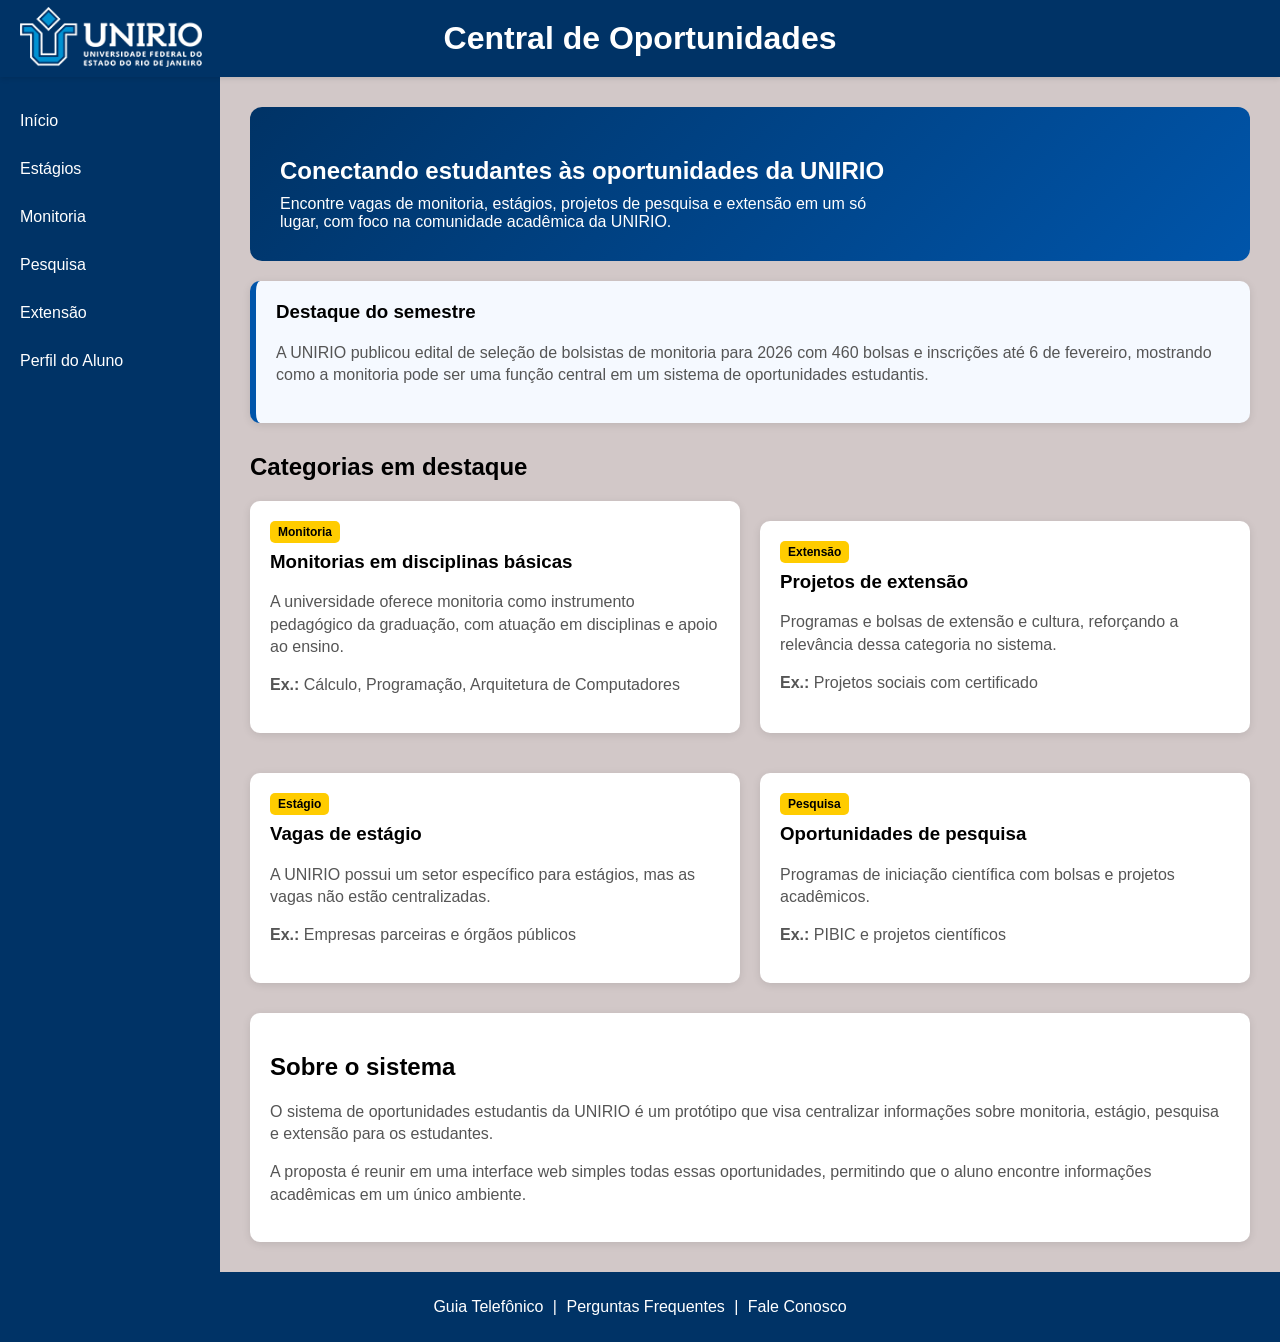
<file: index.html>
<!DOCTYPE html>
<html>
<head>
    <meta charset="utf-8">
    <meta name="viewport" content="width=device-width, initial-scale=1">
    <title>Central de Oportunidades</title>
    <link rel="stylesheet" href="css/style.css">
</head>

<body>

<header class="header">
    <div class="logo">
        <img src="assets/logo_unirio_branca.png" alt="Logo UNIRIO">
    </div>
    <div class="title">
        <h1>Central de Oportunidades</h1>
    </div>
</header>

<main class="main">
    <div class="layout">

        <!-- NAVBAR -->
        <nav class="nav-bar">
            <ul>
                <li><a href="index.html">Início</a></li>
                <li><a href="pages/estagio.html">Estágios</a></li>
                <li><a href="pages/monitoria.html">Monitoria</a></li>
                <li><a href="pages/pesquisa.html">Pesquisa</a></li>
                <li><a href="pages/extensao.html">Extensão</a></li>
                <li><a href="pages/perfil.html">Perfil do Aluno</a></li>
            </ul>
        </nav>

        <!-- CONTEÚDO -->
        <section class="content">
            <div class="container">

                <!-- HERO PRINCIPAL -->
                <div class="hero">
                    <h2>Conectando estudantes às oportunidades da UNIRIO</h2>
                    <p>
                        Encontre vagas de monitoria, estágios, projetos de pesquisa e extensão em um só lugar,
                        com foco na comunidade acadêmica da UNIRIO.
                    </p>
                </div>

                <!-- DESTAQUE -->
                <div class="card highlight">
                    <h3>Destaque do semestre</h3>
                    <p>
                        A UNIRIO publicou edital de seleção de bolsistas de monitoria para 2026 com 460 bolsas
                        e inscrições até 6 de fevereiro, mostrando como a monitoria pode ser uma função central
                        em um sistema de oportunidades estudantis.
                    </p>
                </div>

                <!-- CATEGORIAS -->
                <h2 style="margin-top: 30px;">Categorias em destaque</h2>

                <div class="cards-grid">

                    <div class="card">
                        <span class="badge">Monitoria</span>
                        <h3>Monitorias em disciplinas básicas</h3>
                        <p>
                            A universidade oferece monitoria como instrumento pedagógico da graduação,
                            com atuação em disciplinas e apoio ao ensino.
                        </p>
                        <p><strong>Ex.:</strong> Cálculo, Programação, Arquitetura de Computadores</p>
                    </div>

                    <div class="card">
                        <span class="badge">Extensão</span>
                        <h3>Projetos de extensão</h3>
                        <p>
                            Programas e bolsas de extensão e cultura, reforçando a relevância dessa categoria
                            no sistema.
                        </p>
                        <p><strong>Ex.:</strong> Projetos sociais com certificado</p>
                    </div>

                    <div class="card">
                        <span class="badge">Estágio</span>
                        <h3>Vagas de estágio</h3>
                        <p>
                            A UNIRIO possui um setor específico para estágios, mas as vagas não estão
                            centralizadas.
                        </p>
                        <p><strong>Ex.:</strong> Empresas parceiras e órgãos públicos</p>
                    </div>

                    <div class="card">
                        <span class="badge">Pesquisa</span>
                        <h3>Oportunidades de pesquisa</h3>
                        <p>
                            Programas de iniciação científica com bolsas e projetos acadêmicos.
                        </p>
                        <p><strong>Ex.:</strong> PIBIC e projetos científicos</p>
                    </div>

                </div>

                <!-- SOBRE -->
                <div class="card" style="margin-top: 30px;">
                    <h2>Sobre o sistema</h2>
                    <p>
                        O sistema de oportunidades estudantis da UNIRIO é um protótipo que visa centralizar
                        informações sobre monitoria, estágio, pesquisa e extensão para os estudantes.
                    </p>
                    <p>
                        A proposta é reunir em uma interface web simples todas essas oportunidades,
                        permitindo que o aluno encontre informações acadêmicas em um único ambiente.
                    </p>
                </div>

            </div>
        </section>

    </div>
</main>

<footer class="page-footer">
    <p>
        <a href="#">Guia Telefônico</a> |
        <a href="#">Perguntas Frequentes</a> |
        <a href="#">Fale Conosco</a>
    </p>
</footer>

</body>
</html>
</file>
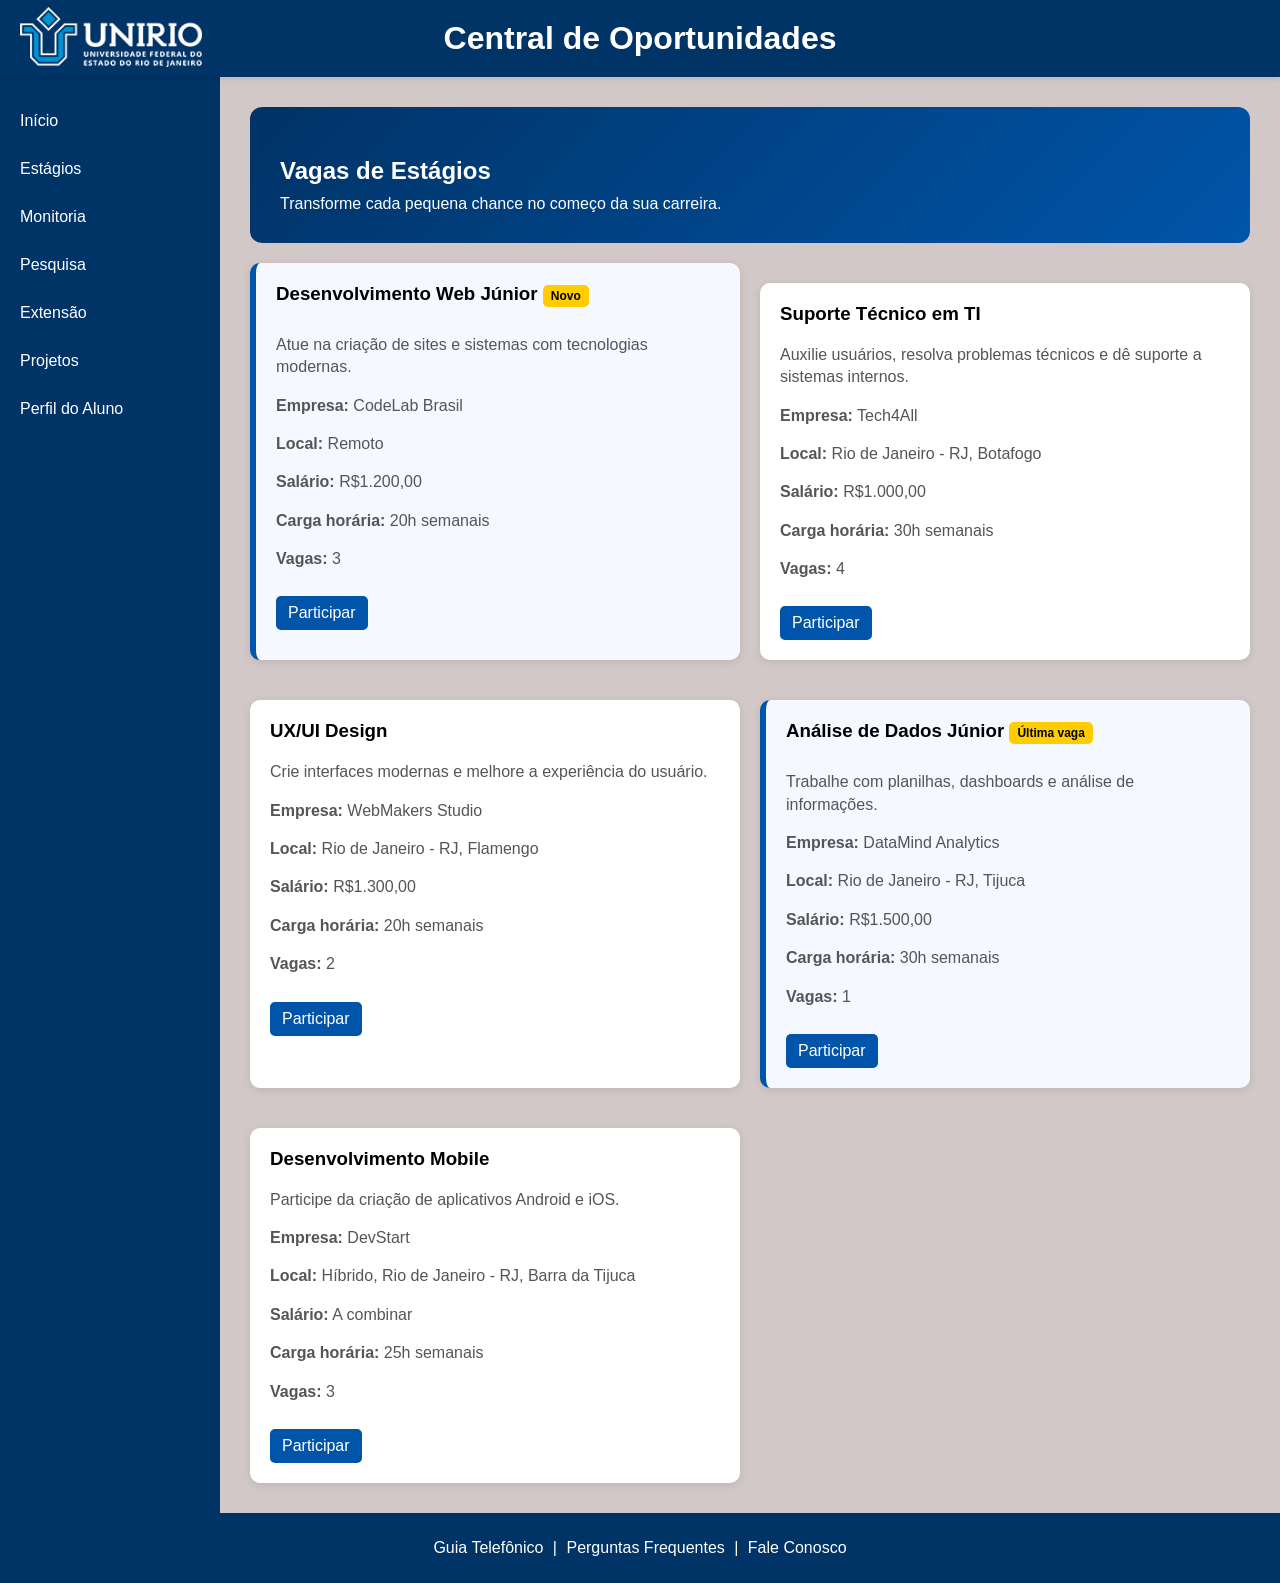
<file: pages/estagio.html>
<!DOCTYPE html>
<html lang="pt-BR">
<head>
    <meta charset="utf-8">
    <meta name="viewport" content="width=device-width, initial-scale=1">
    <title>Estágio</title>
    <link rel="stylesheet" href="../css/style.css">
</head>

<body>

<header class="header">
    <div class="logo">
        <img src="../assets/logo_unirio_branca.png" alt="Logo da UNIRIO">
    </div>
    <div class="title">
        <h1>Central de Oportunidades</h1>
    </div>
</header>

<main class="main">
    <div class="layout">

        <nav class="nav-bar">
            <ul>
                <li><a href="../index.html">Início</a></li>
                <li><a href="estagio.html">Estágios</a></li>
                <li><a href="monitoria.html">Monitoria</a></li>
                <li><a href="pesquisa.html">Pesquisa</a></li>
                <li><a href="extensao.html">Extensão</a></li>
                <li><a href="projetos.html">Projetos</a></li>
                <li><a href="perfil.html">Perfil do Aluno</a></li>
            </ul>
        </nav>

        <section class="content">
            <div class="container">

                <div class="hero">
                    <h2>Vagas de Estágios</h2>
                    <p>Transforme cada pequena chance no começo da sua carreira.</p>
                </div>

                <div class="cards-grid">

                    <div class="card highlight">
                        <h3>Desenvolvimento Web Júnior <span class="badge">Novo</span></h3>
                        <p>Atue na criação de sites e sistemas com tecnologias modernas.</p>
                        <p><strong>Empresa:</strong> CodeLab Brasil</p>
                        <p><strong>Local:</strong> Remoto</p>
                        <p><strong>Salário:</strong> R$1.200,00</p>
                        <p><strong>Carga horária:</strong> 20h semanais</p>
                        <p><strong>Vagas:</strong> 3</p>
                        <a href="#">Participar</a>
                    </div>

                    <div class="card">
                        <h3>Suporte Técnico em TI</h3>
                        <p>Auxilie usuários, resolva problemas técnicos e dê suporte a sistemas internos.</p>
                        <p><strong>Empresa:</strong> Tech4All</p>
                        <p><strong>Local:</strong> Rio de Janeiro - RJ, Botafogo</p>
                        <p><strong>Salário:</strong> R$1.000,00</p>
                        <p><strong>Carga horária:</strong> 30h semanais</p>
                        <p><strong>Vagas:</strong> 4</p>
                        <a href="#">Participar</a>
                    </div>

                    <div class="card">
                        <h3>UX/UI Design</h3>
                        <p>Crie interfaces modernas e melhore a experiência do usuário.</p>
                        <p><strong>Empresa:</strong> WebMakers Studio</p>
                        <p><strong>Local:</strong> Rio de Janeiro - RJ, Flamengo</p>
                        <p><strong>Salário:</strong> R$1.300,00</p>
                        <p><strong>Carga horária:</strong> 20h semanais</p>
                        <p><strong>Vagas:</strong> 2</p>
                        <a href="#">Participar</a>
                    </div>

                    <div class="card highlight">
                        <h3>Análise de Dados Júnior <span class="badge">Última vaga</span></h3>
                        <p>Trabalhe com planilhas, dashboards e análise de informações.</p>
                        <p><strong>Empresa:</strong> DataMind Analytics</p>
                        <p><strong>Local:</strong> Rio de Janeiro - RJ, Tijuca</p>
                        <p><strong>Salário:</strong> R$1.500,00</p>
                        <p><strong>Carga horária:</strong> 30h semanais</p>
                        <p><strong>Vagas:</strong> 1</p>
                        <a href="#">Participar</a>
                    </div>

                    <div class="card">
                        <h3>Desenvolvimento Mobile</h3>
                        <p>Participe da criação de aplicativos Android e iOS.</p>
                        <p><strong>Empresa:</strong> DevStart</p>
                        <p><strong>Local:</strong> Híbrido, Rio de Janeiro - RJ, Barra da Tijuca</p>
                        <p><strong>Salário:</strong> A combinar</p>
                        <p><strong>Carga horária:</strong> 25h semanais</p>
                        <p><strong>Vagas:</strong> 3</p>
                        <a href="#">Participar</a>
                    </div>

                </div>

            </div>
        </section>

    </div>
</main>

<footer class="page-footer">
    <p>
        <a href="#">Guia Telefônico</a> |
        <a href="#">Perguntas Frequentes</a> |
        <a href="#">Fale Conosco</a>
    </p>
</footer>

</body>
</html>
</file>
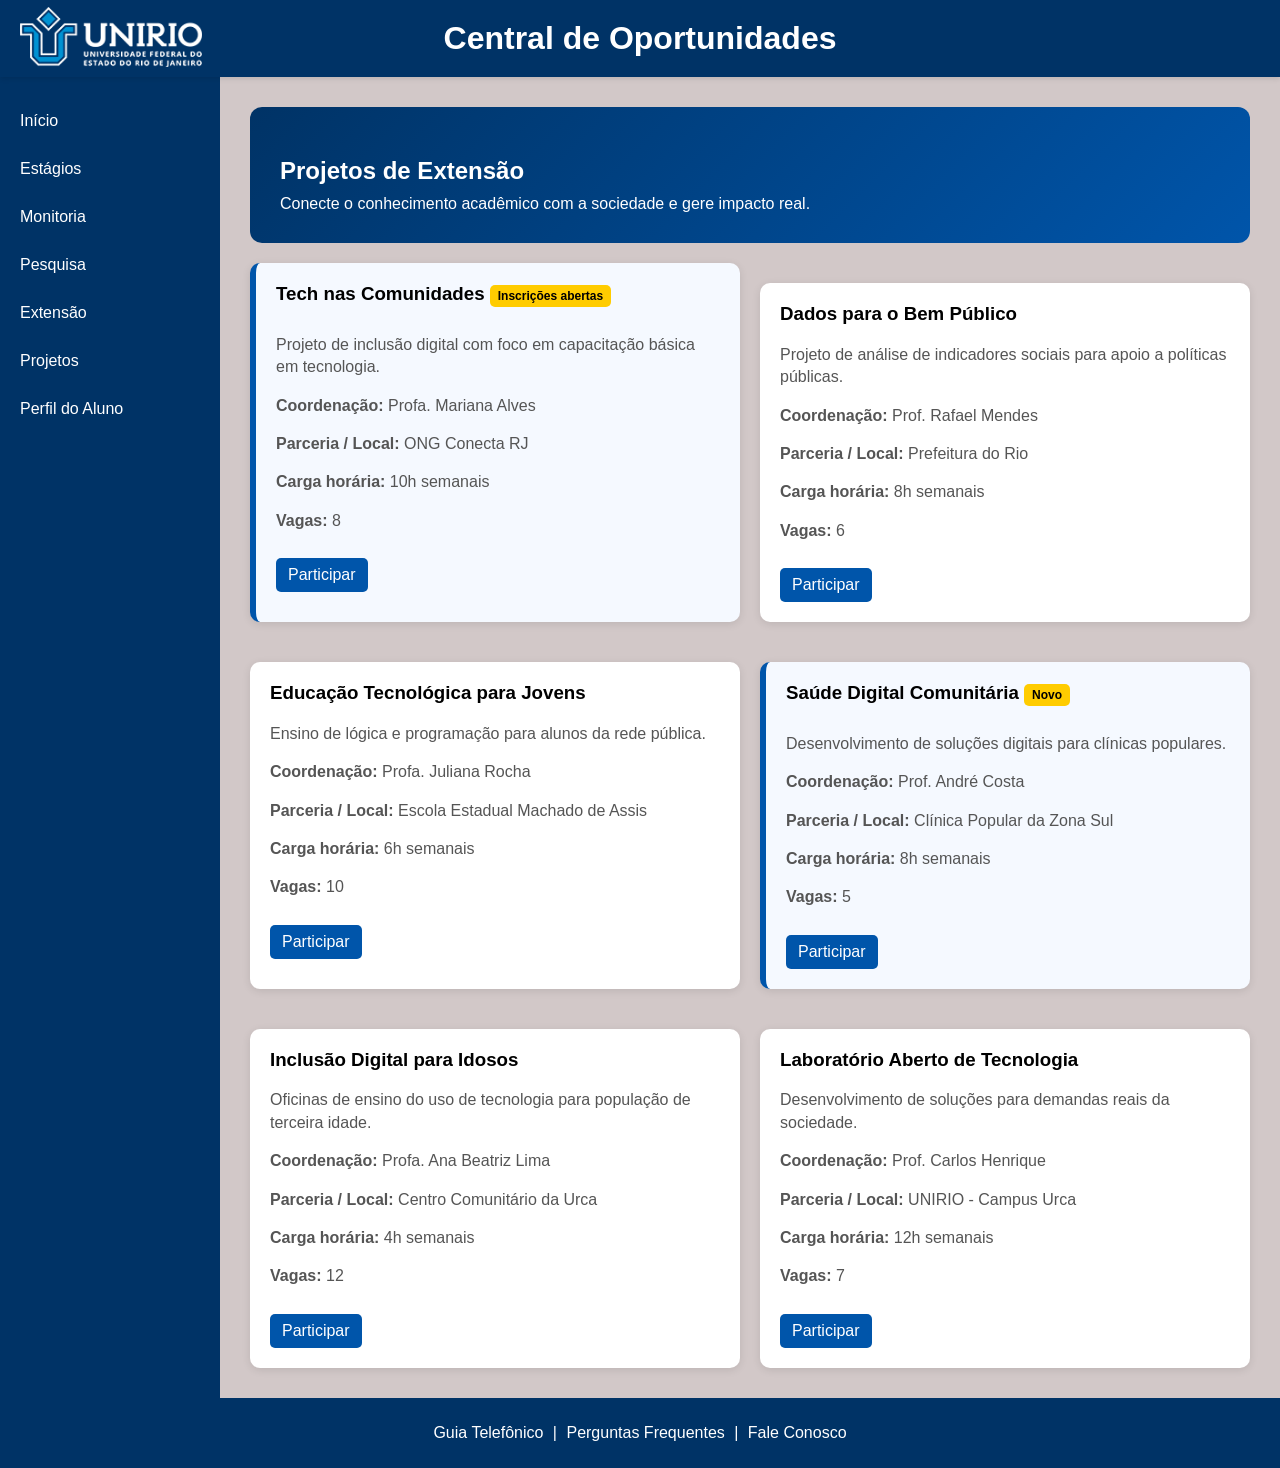
<file: pages/extensao.html>
<!DOCTYPE html>
<html lang="pt-BR">
<head>
    <meta charset="utf-8">
    <meta name="viewport" content="width=device-width, initial-scale=1">
    <title>Extensão</title>
    <link rel="stylesheet" href="../css/style.css">
</head>

<body>

<header class="header">
    <div class="logo">
        <img src="../assets/logo_unirio_branca.png" alt="Logo da UNIRIO">
    </div>
    <div class="title">
        <h1>Central de Oportunidades</h1>
    </div>
</header>

<main class="main">
    <div class="layout">

        <nav class="nav-bar">
            <ul>
                <li><a href="../index.html">Início</a></li>
                <li><a href="estagio.html">Estágios</a></li>
                <li><a href="monitoria.html">Monitoria</a></li>
                <li><a href="pesquisa.html">Pesquisa</a></li>
                <li><a href="extensao.html">Extensão</a></li>
                <li><a href="projetos.html">Projetos</a></li>
                <li><a href="perfil.html">Perfil do Aluno</a></li>
            </ul>
        </nav>

        <section class="content">
            <div class="container">

                <div class="hero">
                    <h2>Projetos de Extensão</h2>
                    <p>Conecte o conhecimento acadêmico com a sociedade e gere impacto real.</p>
                </div>

                <div class="cards-grid">

                    <div class="card highlight">
                        <h3>Tech nas Comunidades <span class="badge">Inscrições abertas</span></h3>
                        <p>Projeto de inclusão digital com foco em capacitação básica em tecnologia.</p>
                        <p><strong>Coordenação:</strong> Profa. Mariana Alves</p>
                        <p><strong>Parceria / Local:</strong> ONG Conecta RJ</p>
                        <p><strong>Carga horária:</strong> 10h semanais</p>
                        <p><strong>Vagas:</strong> 8</p>
                        <a href="#">Participar</a>
                    </div>

                    <div class="card">
                        <h3>Dados para o Bem Público</h3>
                        <p>Projeto de análise de indicadores sociais para apoio a políticas públicas.</p>
                        <p><strong>Coordenação:</strong> Prof. Rafael Mendes</p>
                        <p><strong>Parceria / Local:</strong> Prefeitura do Rio</p>
                        <p><strong>Carga horária:</strong> 8h semanais</p>
                        <p><strong>Vagas:</strong> 6</p>
                        <a href="#">Participar</a>
                    </div>

                    <div class="card">
                        <h3>Educação Tecnológica para Jovens</h3>
                        <p>Ensino de lógica e programação para alunos da rede pública.</p>
                        <p><strong>Coordenação:</strong> Profa. Juliana Rocha</p>
                        <p><strong>Parceria / Local:</strong> Escola Estadual Machado de Assis</p>
                        <p><strong>Carga horária:</strong> 6h semanais</p>
                        <p><strong>Vagas:</strong> 10</p>
                        <a href="#">Participar</a>
                    </div>

                    <div class="card highlight">
                        <h3>Saúde Digital Comunitária <span class="badge">Novo</span></h3>
                        <p>Desenvolvimento de soluções digitais para clínicas populares.</p>
                        <p><strong>Coordenação:</strong> Prof. André Costa</p>
                        <p><strong>Parceria / Local:</strong> Clínica Popular da Zona Sul</p>
                        <p><strong>Carga horária:</strong> 8h semanais</p>
                        <p><strong>Vagas:</strong> 5</p>
                        <a href="#">Participar</a>
                    </div>

                    <div class="card">
                        <h3>Inclusão Digital para Idosos</h3>
                        <p>Oficinas de ensino do uso de tecnologia para população de terceira idade.</p>
                        <p><strong>Coordenação:</strong> Profa. Ana Beatriz Lima</p>
                        <p><strong>Parceria / Local:</strong> Centro Comunitário da Urca</p>
                        <p><strong>Carga horária:</strong> 4h semanais</p>
                        <p><strong>Vagas:</strong> 12</p>
                        <a href="#">Participar</a>
                    </div>

                    <div class="card">
                        <h3>Laboratório Aberto de Tecnologia</h3>
                        <p>Desenvolvimento de soluções para demandas reais da sociedade.</p>
                        <p><strong>Coordenação:</strong> Prof. Carlos Henrique</p>
                        <p><strong>Parceria / Local:</strong> UNIRIO - Campus Urca</p>
                        <p><strong>Carga horária:</strong> 12h semanais</p>
                        <p><strong>Vagas:</strong> 7</p>
                        <a href="#">Participar</a>
                    </div>

                </div>

            </div>
        </section>

    </div>
</main>

<footer class="page-footer">
    <p>
        <a href="#">Guia Telefônico</a> |
        <a href="#">Perguntas Frequentes</a> |
        <a href="#">Fale Conosco</a>
    </p>
</footer>

</body>
</html>
</file>
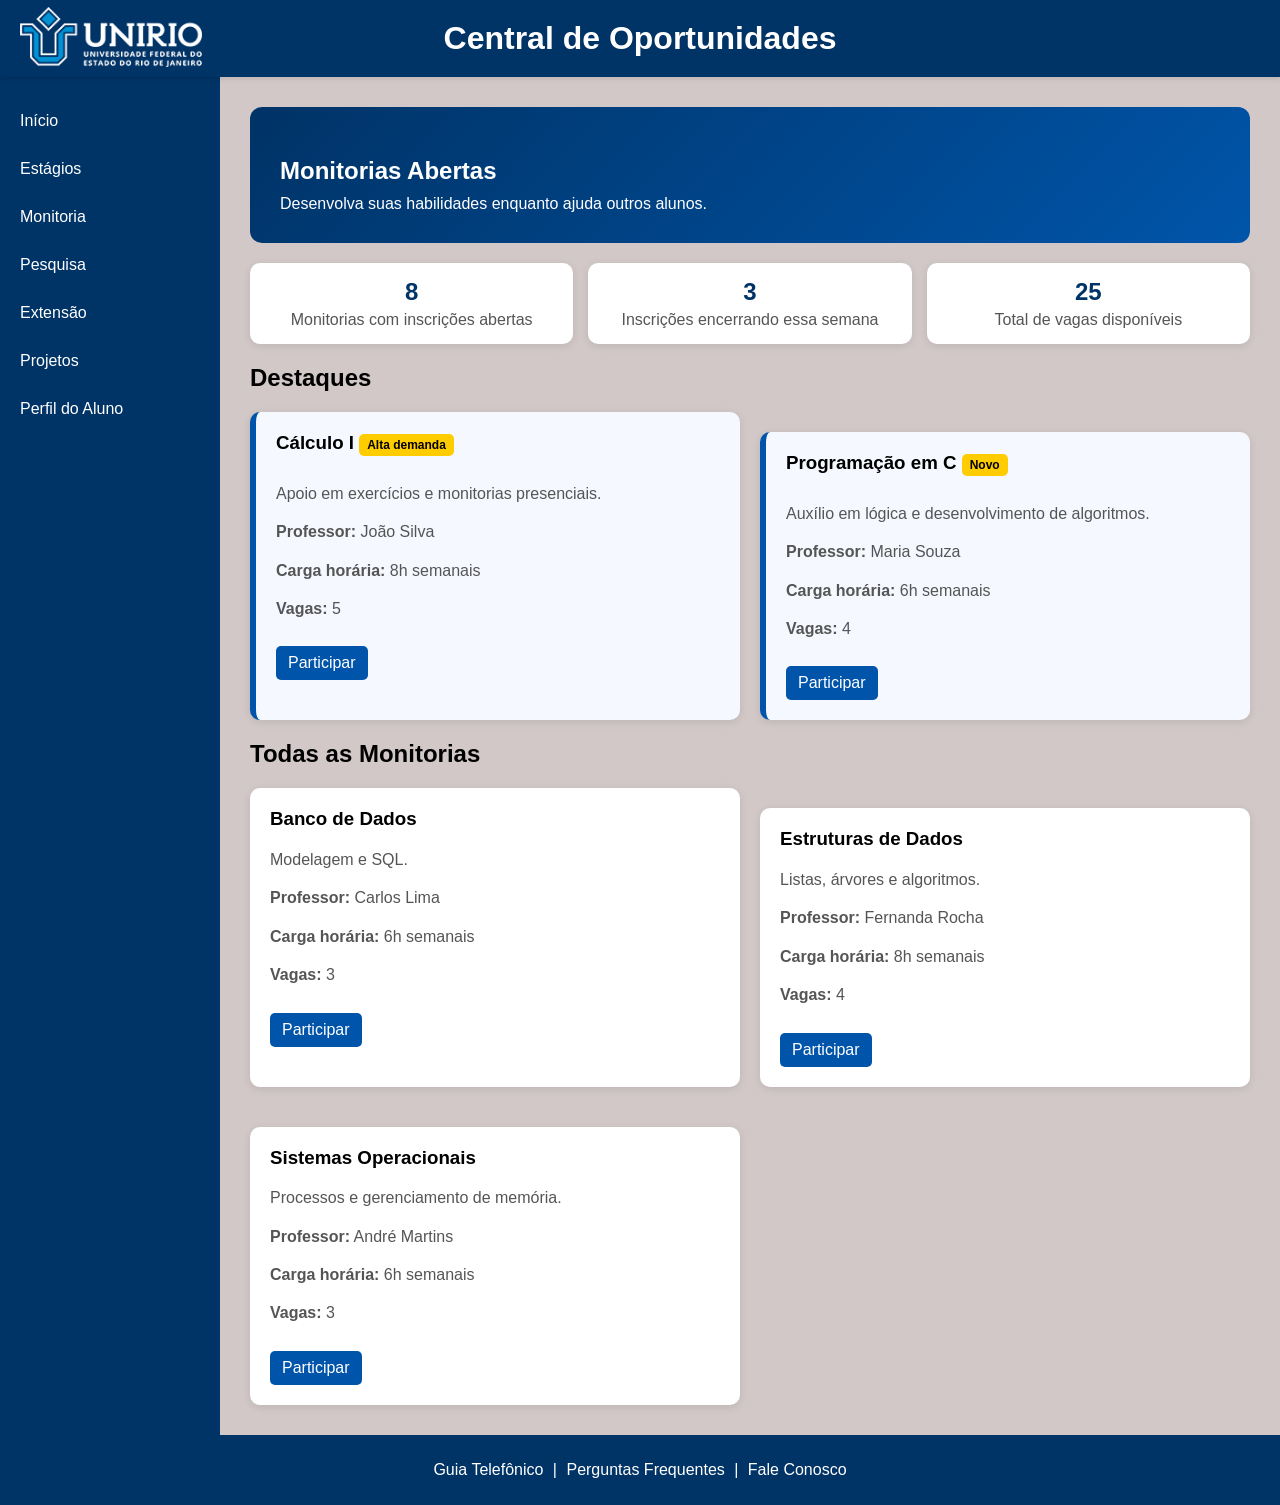
<file: pages/monitoria.html>
<!DOCTYPE html>
<html lang="pt-BR">
<head>
    <meta charset="utf-8">
    <meta name="viewport" content="width=device-width, initial-scale=1">
    <title>Monitoria</title>
    <link rel="stylesheet" href="../css/style.css">
</head>

<body>

<header class="header">
    <div class="logo">
        <img src="../assets/logo_unirio_branca.png" alt="Logo da UNIRIO">
    </div>
    <div class="title">
        <h1>Central de Oportunidades</h1>
    </div>
</header>

<main class="main">
    <div class="layout">

        <nav class="nav-bar">
            <ul>
                <li><a href="../index.html">Início</a></li>
                <li><a href="estagio.html">Estágios</a></li>
                <li><a href="monitoria.html">Monitoria</a></li>
                <li><a href="pesquisa.html">Pesquisa</a></li>
                <li><a href="extensao.html">Extensão</a></li>
                <li><a href="projetos.html">Projetos</a></li>
                <li><a href="perfil.html">Perfil do Aluno</a></li>
            </ul>
        </nav>

        <section class="content">
            <div class="container">

                <!-- HERO -->
                <div class="hero">
                    <h2>Monitorias Abertas</h2>
                    <p>Desenvolva suas habilidades enquanto ajuda outros alunos.</p>
                </div>

                <!-- STATS -->
                <div class="stats-grid">
                    <div class="stat-card">
                        <h3>8</h3>
                        <p>Monitorias com inscrições abertas</p>
                    </div>
                    <div class="stat-card">
                        <h3>3</h3>
                        <p>Inscrições encerrando essa semana</p>
                    </div>
                    <div class="stat-card">
                        <h3>25</h3>
                        <p>Total de vagas disponíveis</p>
                    </div>
                </div>

                <!-- DESTAQUES -->
                <h2>Destaques</h2>

                <div class="cards-grid">

                    <div class="card highlight">
                        <h3>Cálculo I <span class="badge">Alta demanda</span></h3>
                        <p>Apoio em exercícios e monitorias presenciais.</p>
                        <p><strong>Professor:</strong> João Silva</p>
                        <p><strong>Carga horária:</strong> 8h semanais</p>
                        <p><strong>Vagas:</strong> 5</p>
                        <a href="#">Participar</a>
                    </div>

                    <div class="card highlight">
                        <h3>Programação em C <span class="badge">Novo</span></h3>
                        <p>Auxílio em lógica e desenvolvimento de algoritmos.</p>
                        <p><strong>Professor:</strong> Maria Souza</p>
                        <p><strong>Carga horária:</strong> 6h semanais</p>
                        <p><strong>Vagas:</strong> 4</p>
                        <a href="#">Participar</a>
                    </div>

                </div>

                <!-- TODAS -->
                <h2>Todas as Monitorias</h2>

                <div class="cards-grid">

                    <div class="card">
                        <h3>Banco de Dados</h3>
                        <p>Modelagem e SQL.</p>
                        <p><strong>Professor:</strong> Carlos Lima</p>
                        <p><strong>Carga horária:</strong> 6h semanais</p>
                        <p><strong>Vagas:</strong> 3</p>
                        <a href="#">Participar</a>
                    </div>

                    <div class="card">
                        <h3>Estruturas de Dados</h3>
                        <p>Listas, árvores e algoritmos.</p>
                        <p><strong>Professor:</strong> Fernanda Rocha</p>
                        <p><strong>Carga horária:</strong> 8h semanais</p>
                        <p><strong>Vagas:</strong> 4</p>
                        <a href="#">Participar</a>
                    </div>

                    <div class="card">
                        <h3>Sistemas Operacionais</h3>
                        <p>Processos e gerenciamento de memória.</p>
                        <p><strong>Professor:</strong> André Martins</p>
                        <p><strong>Carga horária:</strong> 6h semanais</p>
                        <p><strong>Vagas:</strong> 3</p>
                        <a href="#">Participar</a>
                    </div>

                </div>

            </div>
        </section>

    </div>
</main>

<footer class="page-footer">
    <p>
        <a href="#">Guia Telefônico</a> |
        <a href="#">Perguntas Frequentes</a> |
        <a href="#">Fale Conosco</a>
    </p>
</footer>

</body>
</html>
</file>
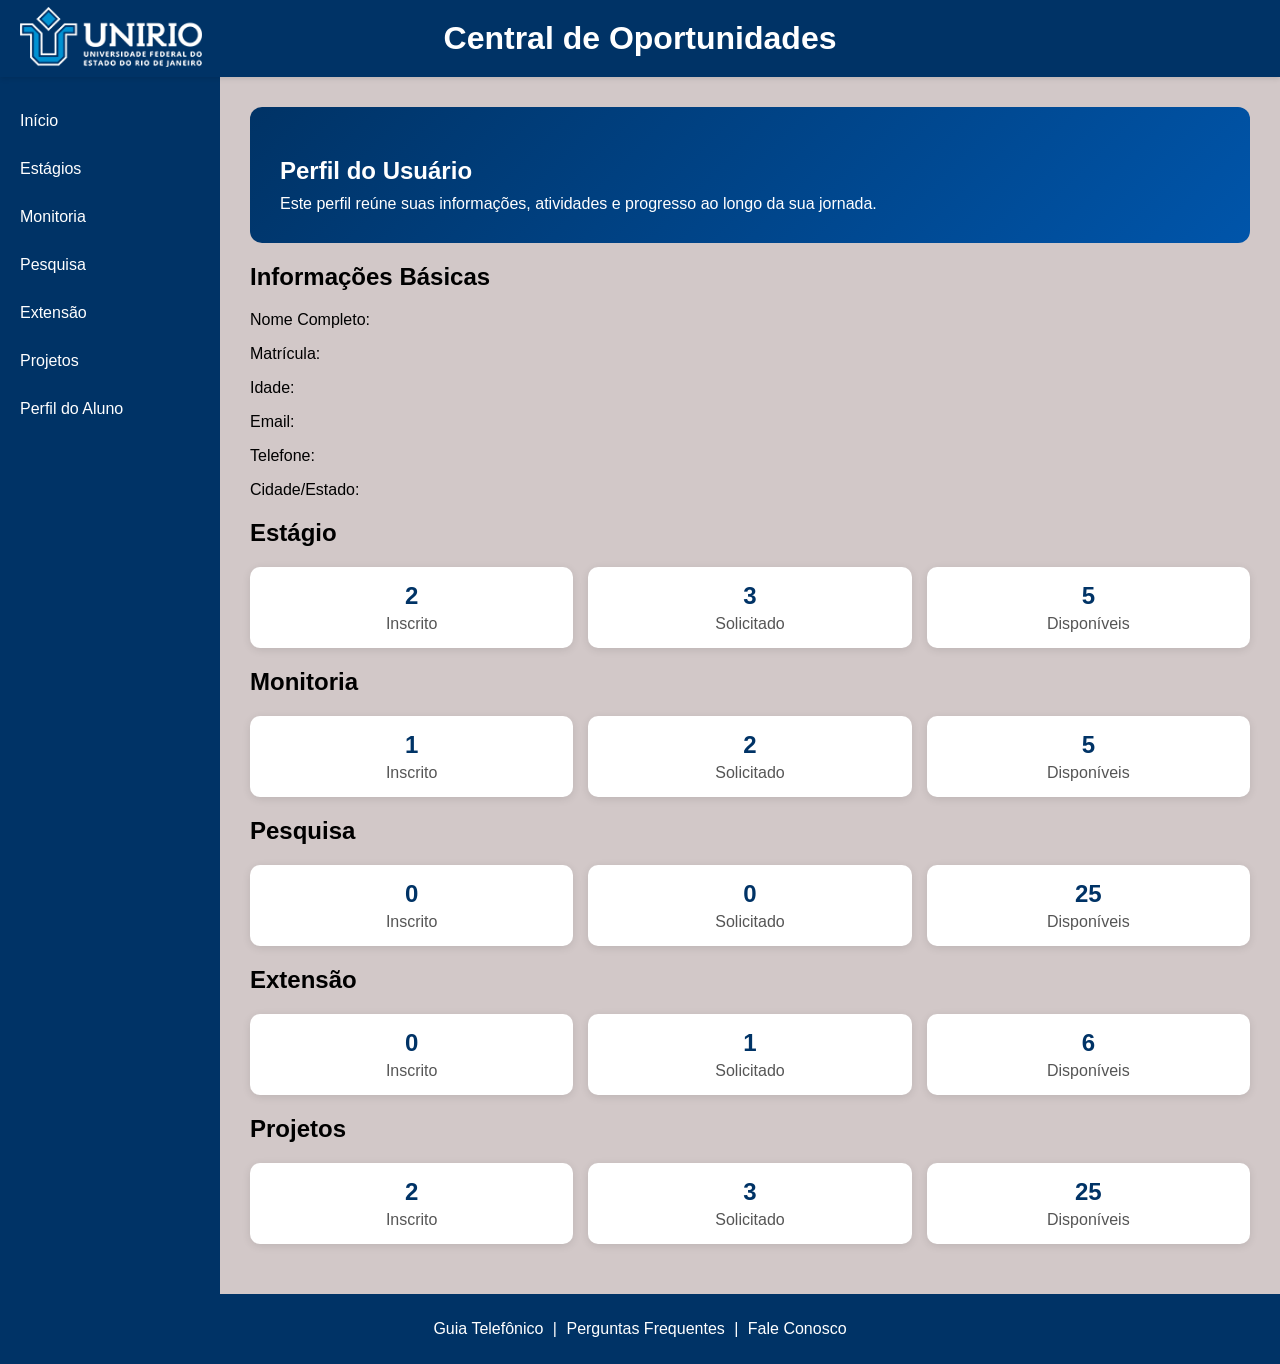
<file: pages/perfil.html>
<!DOCTYPE html>
<html lang="pt-BR">
<head>
    <meta charset="utf-8">
    <meta name="viewport" content="width=device-width, initial-scale=1">
    <title>Estágio</title>
    <link rel="stylesheet" href="../css/style.css">
</head>

<body>

<header class="header">
    <div class="logo">
        <img src="../assets/logo_unirio_branca.png" alt="Logo da UNIRIO">
    </div>
    <div class="title">
        <h1>Central de Oportunidades</h1>
    </div>
</header>

<main class="main">
    <div class="layout">

        <nav class="nav-bar">
            <ul>
                <li><a href="../index.html">Início</a></li>
                <li><a href="estagio.html">Estágios</a></li>
                <li><a href="monitoria.html">Monitoria</a></li>
                <li><a href="pesquisa.html">Pesquisa</a></li>
                <li><a href="extensao.html">Extensão</a></li>
                <li><a href="projetos.html">Projetos</a></li>
                <li><a href="perfil.html">Perfil do Aluno</a></li>
            </ul>
        </nav>

        <section class="content">
            <div class="container">

                <div class="hero">
                    <h2>Perfil do Usuário</h2>
                    <p>Este perfil reúne suas informações, atividades e progresso ao longo da sua jornada.</p>
                </div>

                <h2>Informações Básicas</h2>
                <p>Nome Completo: </p>
                <p>Matrícula: </p>
                <p>Idade: </p>
                <p>Email: </p>
                <p>Telefone: </p>
                <p>Cidade/Estado: </p>

                <h2>Estágio</h2>
                 <div class="stats-grid">
                    <div class="stat-card">
                        <h3>2</h3>
                        <p>Inscrito</p>
                    </div>
                    <div class="stat-card">
                        <h3>3</h3>
                        <p>Solicitado</p>
                    </div>
                    <div class="stat-card">
                        <h3>5</h3>
                        <p>Disponíveis</p>
                    </div>
                </div>

                <h2>Monitoria</h2>
                 <div class="stats-grid">
                    <div class="stat-card">
                        <h3>1</h3>
                        <p>Inscrito</p>
                    </div>
                    <div class="stat-card">
                        <h3>2</h3>
                        <p>Solicitado</p>
                    </div>
                    <div class="stat-card">
                        <h3>5</h3>
                        <p>Disponíveis</p>
                    </div>
                </div>

                <h2>Pesquisa</h2>
                 <div class="stats-grid">
                    <div class="stat-card">
                        <h3>0</h3>
                        <p>Inscrito</p>
                    </div>
                    <div class="stat-card">
                        <h3>0</h3>
                        <p>Solicitado</p>
                    </div>
                    <div class="stat-card">
                        <h3>25</h3>
                        <p>Disponíveis</p>
                    </div>
                </div>

                <h2>Extensão</h2>
                 <div class="stats-grid">
                    <div class="stat-card">
                        <h3>0</h3>
                        <p>Inscrito</p>
                    </div>
                    <div class="stat-card">
                        <h3>1</h3>
                        <p>Solicitado</p>
                    </div>
                    <div class="stat-card">
                        <h3>6</h3>
                        <p>Disponíveis</p>
                    </div>
                </div>

                <h2>Projetos</h2>
                 <div class="stats-grid">
                    <div class="stat-card">
                        <h3>2</h3>
                        <p>Inscrito</p>
                    </div>
                    <div class="stat-card">
                        <h3>3</h3>
                        <p>Solicitado</p>
                    </div>
                    <div class="stat-card">
                        <h3>25</h3>
                        <p>Disponíveis</p>
                    </div>
                </div>

            </div>
        </section>

    </div>
</main>

<footer class="page-footer">
    <p>
        <a href="#">Guia Telefônico</a> |
        <a href="#">Perguntas Frequentes</a> |
        <a href="#">Fale Conosco</a>
    </p>
</footer>

</body>
</html>
</file>
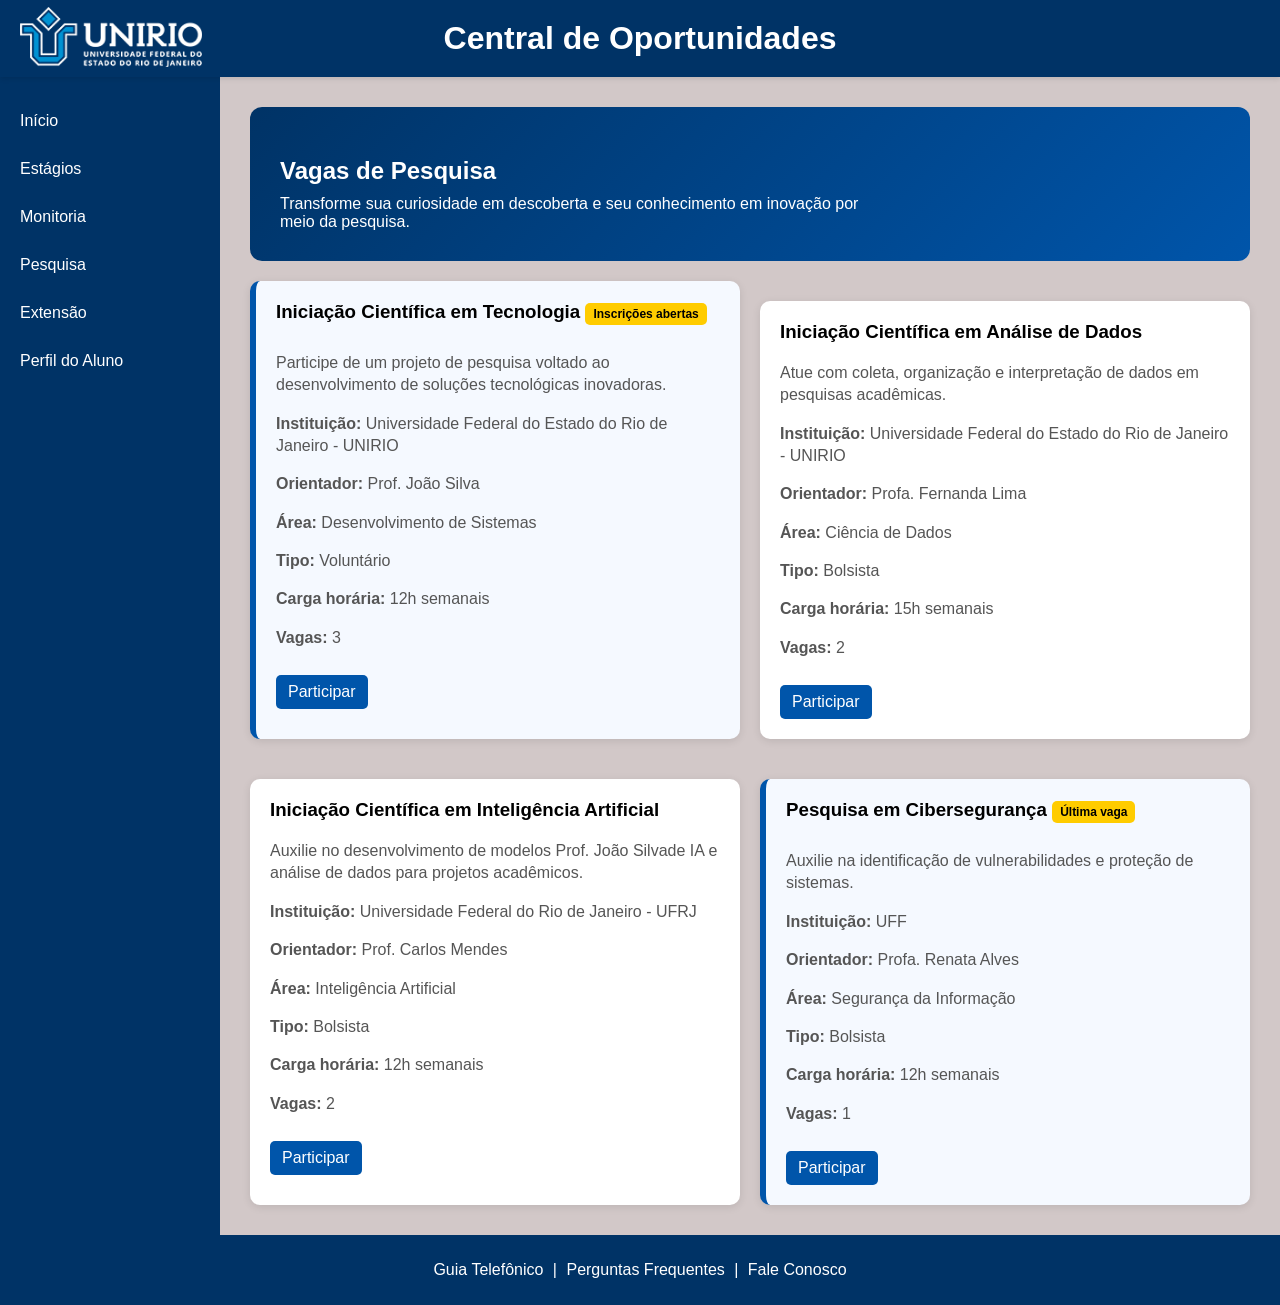
<file: pages/pesquisa.html>
<!DOCTYPE html>
<html lang="pt-BR">
<head>
    <meta charset="utf-8">
    <meta name="viewport" content="width=device-width, initial-scale=1">
    <title>Estágio</title>
    <link rel="stylesheet" href="../css/style.css">
</head>

<body>

<header class="header">
    <div class="logo">
        <img src="../assets/logo_unirio_branca.png" alt="Logo da UNIRIO">
    </div>
    <div class="title">
        <h1>Central de Oportunidades</h1>
    </div>
</header>

<main class="main">
    <div class="layout">

        <nav class="nav-bar">
            <ul>
                <li><a href="../index.html">Início</a></li>
                <li><a href="estagio.html">Estágios</a></li>
                <li><a href="monitoria.html">Monitoria</a></li>
                <li><a href="pesquisa.html">Pesquisa</a></li>
                <li><a href="extensao.html">Extensão</a></li>
                <li><a href="perfil.html">Perfil do Aluno</a></li>
            </ul>
        </nav>

        <section class="content">
            <div class="container">

                <div class="hero">
                    <h2>Vagas de Pesquisa</h2>
                    <p>Transforme sua curiosidade em descoberta e seu conhecimento em inovação por meio da pesquisa.</p>
                </div>

                <div class="cards-grid">

                    <div class="card highlight">
                        <h3>Iniciação Científica em Tecnologia <span class="badge">Inscrições abertas</span></h3>
                        <p>Participe de um projeto de pesquisa voltado ao desenvolvimento de soluções tecnológicas inovadoras.</p>
                        <p><strong>Instituição:</strong> Universidade Federal do Estado do Rio de Janeiro - UNIRIO</p>
                        <p><strong>Orientador:</strong> Prof. João Silva</p>
                        <p><strong>Área:</strong> Desenvolvimento de Sistemas</p>
                        <p><strong>Tipo:</strong> Voluntário</p>
                        <p><strong>Carga horária:</strong> 12h semanais</p>
                        <p><strong>Vagas:</strong> 3</p>
                        <a href="#">Participar</a>
                    </div>

                    <div class="card">
                        <h3>Iniciação Científica em Análise de Dados</h3>
                        <p>Atue com coleta, organização e interpretação de dados em pesquisas acadêmicas.</p>
                        <p><strong>Instituição:</strong> Universidade Federal do Estado do Rio de Janeiro - UNIRIO</p>
                        <p><strong>Orientador:</strong> Profa. Fernanda Lima</p>
                        <p><strong>Área:</strong> Ciência de Dados</p>
                        <p><strong>Tipo:</strong> Bolsista</p>
                        <p><strong>Carga horária:</strong> 15h semanais</p>
                        <p><strong>Vagas:</strong> 2</p>
                        <a href="#">Participar</a>
                    </div>

                    <div class="card">
                        <h3>Iniciação Científica em Inteligência Artificial</h3>
                        <p>Auxilie no desenvolvimento de modelos Prof. João Silvade IA e análise de dados para projetos acadêmicos.</p>
                        <p><strong>Instituição:</strong> Universidade Federal do Rio de Janeiro - UFRJ</p>
                        <p><strong>Orientador:</strong> Prof. Carlos Mendes</p>
                        <p><strong>Área:</strong> Inteligência Artificial</p>
                        <p><strong>Tipo:</strong> Bolsista</p>
                        <p><strong>Carga horária:</strong> 12h semanais</p>
                        <p><strong>Vagas:</strong> 2</p>
                        <a href="#">Participar</a>
                    </div>


                    <div class="card highlight">
                        <h3>Pesquisa em Cibersegurança <span class="badge">Última vaga</span></h3>
                        <p>Auxilie na identificação de vulnerabilidades e proteção de sistemas.</p>
                        <p><strong>Instituição:</strong> UFF</p>
                        <p><strong>Orientador:</strong> Profa. Renata Alves</p>
                        <p><strong>Área:</strong> Segurança da Informação</p>
                        <p><strong>Tipo:</strong> Bolsista</p>
                        <p><strong>Carga horária:</strong> 12h semanais</p>
                        <p><strong>Vagas:</strong> 1</p>
                        <a href="#">Participar</a>
                    </div>

                </div>

            </div>
        </section>

    </div>
</main>

<footer class="page-footer">
    <p>
        <a href="#">Guia Telefônico</a> |
        <a href="#">Perguntas Frequentes</a> |
        <a href="#">Fale Conosco</a>
    </p>
</footer>

</body>
</html>
</file>
<file: css/style.css>
body {
    font-family: sans-serif;
    background-color: #d2c8c8;
    margin: 0;
    display: flex;
    flex-direction: column;
    min-height: 100vh;
}

.header {
    display: flex;
    align-items: center;
    justify-content: center;
    position: relative;
    padding: 20px;
    background-color: #003366;
    box-shadow: 0 2px 5px rgba(0,0,0,0.1);
}

.logo {
    position: absolute;
    left: 20px;
}

.logo img {
    height: 60px;
}

.title h1 {
    margin: 0;
    color: white;
}

.main {
    flex: 1;
    display: flex;
}

.layout {
    display: flex;
    width: 100%;
}

.nav-bar {
    width: 220px;
    background-color: #003366;
    padding-top: 20px;
}

.nav-bar ul {
    list-style: none;
    padding: 0;
    margin: 0;
}

.nav-bar a {
    display: block;
    padding: 15px 20px;
    color: white;
    text-decoration: none;
    transition: 0.2s;
}

.nav-bar a:hover {
    background-color: #0055aa;
    padding-left: 25px;
}

.content {
    flex: 1;
    padding: 30px;
}

.container {
    max-width: 1000px;
    margin: 0 auto;
}

.hero {
    background: linear-gradient(135deg, #003366, #0055aa);
    color: white;
    padding: 30px;
    border-radius: 12px;
    margin-bottom: 20px;

    display: flex;
    flex-direction: column;
    gap: 10px;
}

.hero h2 {
    font-size: 24px;
    margin: 0;
}

.hero p {
    max-width: 600px;
    margin: 0;
}

.cards-grid {
    display: grid;
    grid-template-columns: 1fr 1fr;
    gap: 20px;
    margin-top: 20px;

}

.card {
    background-color: white;
    border-radius: 10px;
    padding: 20px;
    box-shadow: 0 2px 8px rgba(0,0,0,0.1);
    transition: 0.2s;
}

.card:hover {
    transform: translateY(-5px) scale(1.01);
}

.card h3 {
    margin-top: 0;
}

.card p {
    color: #555;
    line-height: 1.4;
}

/* CARD DESTACADO */
.card.highlight {
    border-left: 6px solid #0055aa;
    background-color: #f5f9ff;
}

.card a {
    display: inline-block;
    margin-top: 10px;
    text-decoration: none;
    color: white;
    background-color: #0055aa;
    padding: 8px 12px;
    border-radius: 5px;
}

.badge {
    display: inline-block;
    background-color: #ffcc00;
    color: black;
    font-size: 12px;
    font-weight: bold;
    padding: 4px 8px;
    border-radius: 5px;
    margin-bottom: 8px;
}

.page-footer {
    background-color: #003366;
    color: white;
    text-align: center;
    padding: 10px;
}

.page-footer a {
    color: white;
    text-decoration: none;
    margin: 0 5px;
}

.stats-grid {
    display: grid;
    grid-template-columns: 1fr 1fr 1fr;
    gap: 15px;
    margin: 20px 0;
}

.stat-card {
    background-color: white;
    border-radius: 10px;
    padding: 15px;
    text-align: center;
    box-shadow: 0 2px 8px rgba(0,0,0,0.1);
}

.stat-card h3 {
    margin: 0;
    font-size: 24px;
    color: #003366;
}

.stat-card p {
    margin: 5px 0 0;
    color: #555;
}

.content h2 {
    margin-top: 20px;
}

@media (max-width: 768px) {
    .layout {
        flex-direction: column;
    }

    .nav-bar {
        width: 100%;
    }

    .cards-grid {
        grid-template-columns: 1fr;
    }

    .hero h2 {
        font-size: 20px;
    }
}

.profile-grid {
    display: grid;
    grid-template-columns: 1fr 1fr;
    gap: 15px;
    margin-top: 15px;
}

.profile-grid div {
    background-color: #f5f5f5;
    padding: 10px;
    border-radius: 6px;
    font-size: 14px;
}

.card + .card {
    margin-top: 20px;
}
</file>
